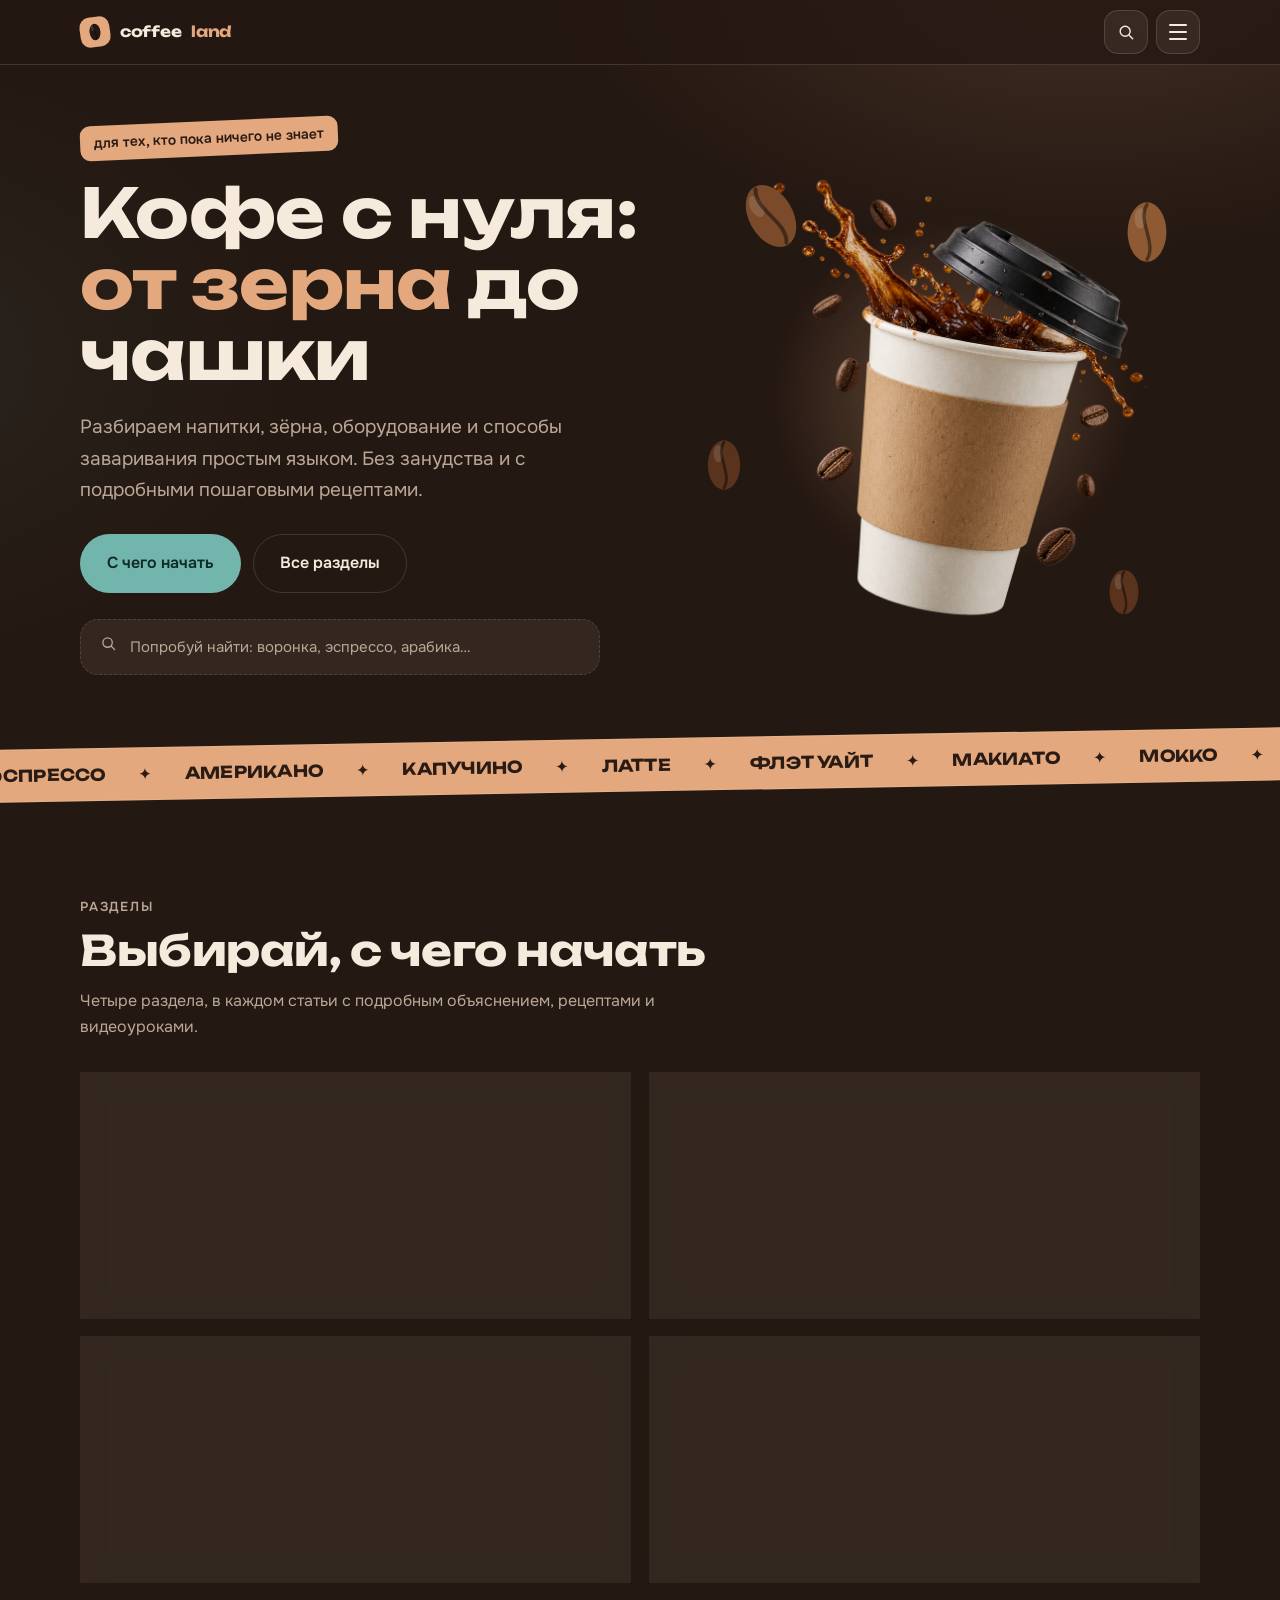
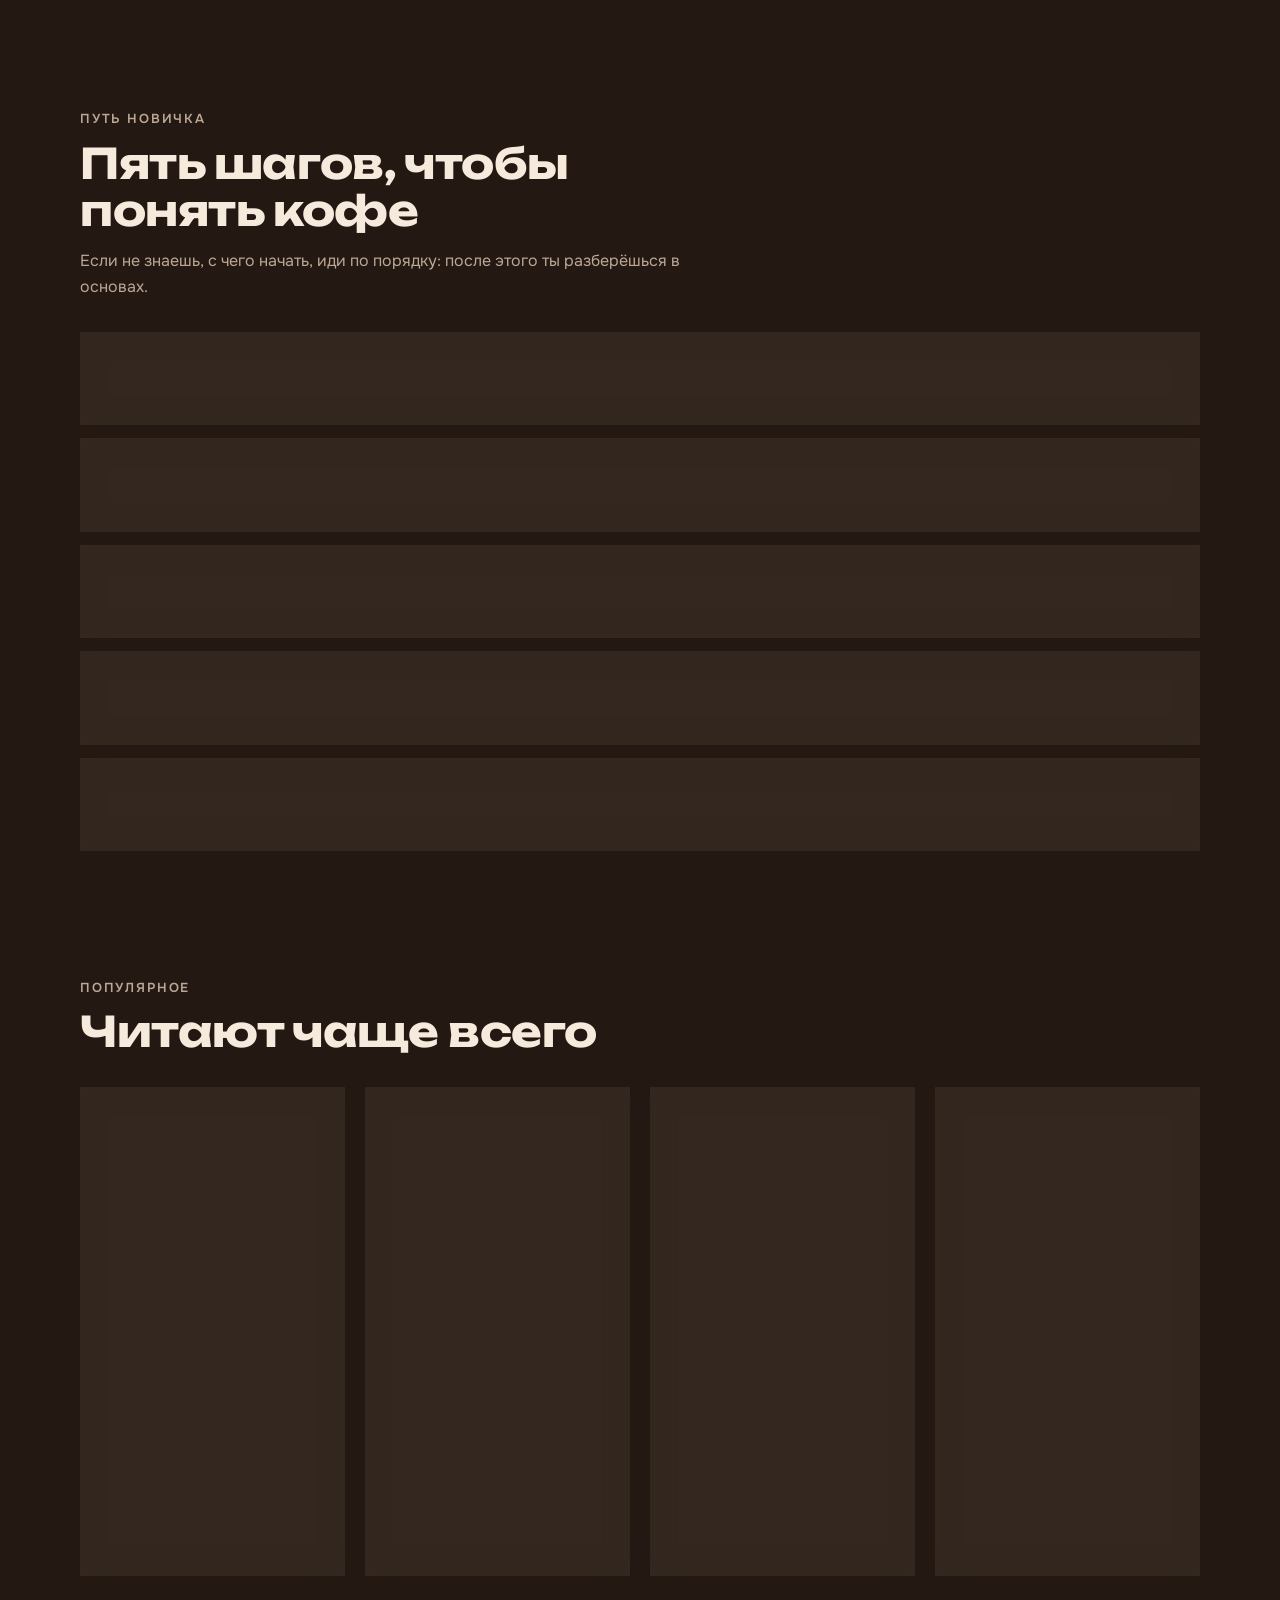
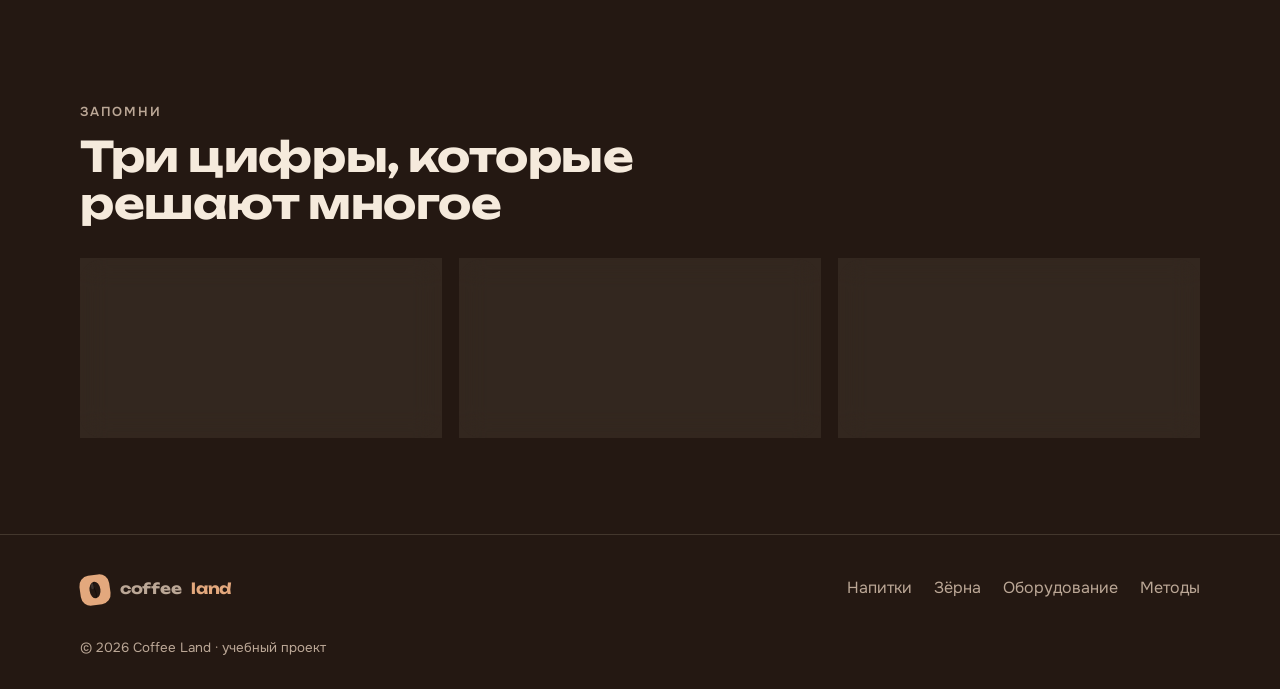
<file: index.html>
<!DOCTYPE html>
<html lang="ru">
<head>
  <meta charset="UTF-8">
  <meta name="viewport" content="width=device-width, initial-scale=1">
  <title>Coffee Land — всё про кофе с нуля</title>
  <meta name="description" content="Coffee Land: напитки, зёрна, оборудование и методы заваривания. Подробные статьи и видеоуроки для тех, кто ничего не знает о кофе.">
  <meta name="theme-color" content="#241812">
  <link rel="preconnect" href="https://fonts.googleapis.com">
  <link rel="preconnect" href="https://fonts.gstatic.com" crossorigin>
  <link href="https://fonts.googleapis.com/css2?family=Onest:wght@400;500;600&family=Unbounded:wght@500;700;900&display=swap" rel="stylesheet">
  <link rel="stylesheet" href="style.css">
</head>
<body data-page="home">
  <div id="site-header"></div>

  <main>
    <section class="hero wrap">
      <div class="hero-text">
        <span class="sticker">для тех, кто пока ничего не знает</span>
        <h1>Кофе с нуля: <em>от зерна</em> до чашки</h1>
        <p class="hero-lead">Разбираем напитки, зёрна, оборудование и способы заваривания простым языком. Без занудства и с подробными пошаговыми рецептами.</p>
        <div class="hero-actions">
          <a class="btn" href="#path">С чего начать</a>
          <a class="btn btn-ghost" href="#sections">Все разделы</a>
        </div>
        <button class="hero-search" type="button" data-open-search>
          <span id="hero-search-ic"></span>
          Попробуй найти: воронка, эспрессо, арабика…
        </button>
      </div>

      <div class="hero-visual" aria-hidden="true">
        <div class="hero-glow"></div>
        <img class="hero-img" src="img/hero.png" alt="" onerror="this.style.display='none'; this.nextElementSibling.hidden=false">
        <svg class="hero-cup" hidden viewBox="0 0 400 440" xmlns="http://www.w3.org/2000/svg">
          <path d="M150 40c-14 24 14 36 0 62M200 30c-14 28 14 40 0 70M250 40c-14 24 14 36 0 62" fill="none" stroke="#f2c9a4" stroke-width="5" stroke-linecap="round" opacity=".55"/>
          <path d="M96 128h208l-14-30H110z" fill="#2b1c15"/>
          <rect x="88" y="124" width="224" height="22" rx="8" fill="#3a271d"/>
          <path d="M104 146h192l-20 242q-1 18-19 18H143q-18 0-19-18z" fill="#efd9b8"/>
          <path d="M112 226h176l-8 112H120z" fill="#8a5a3a"/>
          <path d="M112 226h176l-1 16H113z" fill="#9c6845"/>
          <text x="200" y="293" text-anchor="middle" font-family="Unbounded, sans-serif" font-weight="900" font-size="26" fill="#2b1c15">CL</text>
          <circle cx="160" cy="180" r="3" fill="#b88a5a"/><circle cx="238" cy="172" r="2.5" fill="#b88a5a"/><circle cx="212" cy="196" r="3.5" fill="#b88a5a"/>
          <circle cx="150" cy="370" r="3" fill="#b88a5a"/><circle cx="240" cy="378" r="3" fill="#b88a5a"/>
        </svg>
        <span class="fbean fb1"><svg viewBox="0 0 40 56"><use href="#bean"/></svg></span>
        <span class="fbean fb2"><svg viewBox="0 0 40 56"><use href="#bean"/></svg></span>
        <span class="fbean fb3"><svg viewBox="0 0 40 56"><use href="#bean"/></svg></span>
        <span class="fbean fb4"><svg viewBox="0 0 40 56"><use href="#bean"/></svg></span>
      </div>
    </section>

    <div class="marquee-clip" aria-hidden="true"><div class="marquee"><div class="marquee-track" id="marquee"></div></div></div>

    <section class="wrap section" id="sections">
      <div class="sec-head reveal">
        <p class="eyebrow">Разделы</p>
        <h2>Выбирай, с чего начать</h2>
        <p>Четыре раздела, в каждом статьи с подробным объяснением, рецептами и видеоуроками.</p>
      </div>
      <div class="cats" id="cats"></div>
    </section>

    <section class="wrap section" id="path">
      <div class="sec-head reveal">
        <p class="eyebrow">Путь новичка</p>
        <h2>Пять шагов, чтобы понять кофе</h2>
        <p>Если не знаешь, с чего начать, иди по порядку: после этого ты разберёшься в основах.</p>
      </div>
      <div class="path" id="path-list"></div>
    </section>

    <section class="wrap section">
      <div class="sec-head reveal">
        <p class="eyebrow">Популярное</p>
        <h2>Читают чаще всего</h2>
      </div>
      <div class="grid" id="popular"></div>
    </section>

    <section class="wrap section">
      <div class="sec-head reveal">
        <p class="eyebrow">Запомни</p>
        <h2>Три цифры, которые решают многое</h2>
      </div>
      <div class="facts">
        <div class="fact glass reveal"><b>92–96 °C</b><span>оптимальная температура воды для большинства фильтр-методов</span></div>
        <div class="fact glass reveal"><b>1:16</b><span>пропорция кофе и воды для воронки: 15 г кофе на 240 г воды</span></div>
        <div class="fact glass reveal"><b>25–30 с</b><span>время приготовления одной порции эспрессо</span></div>
      </div>
    </section>
  </main>

  <div id="site-footer"></div>
  <script src="data.js"></script>
  <script src="app.js"></script>
</body>
</html>
</file>
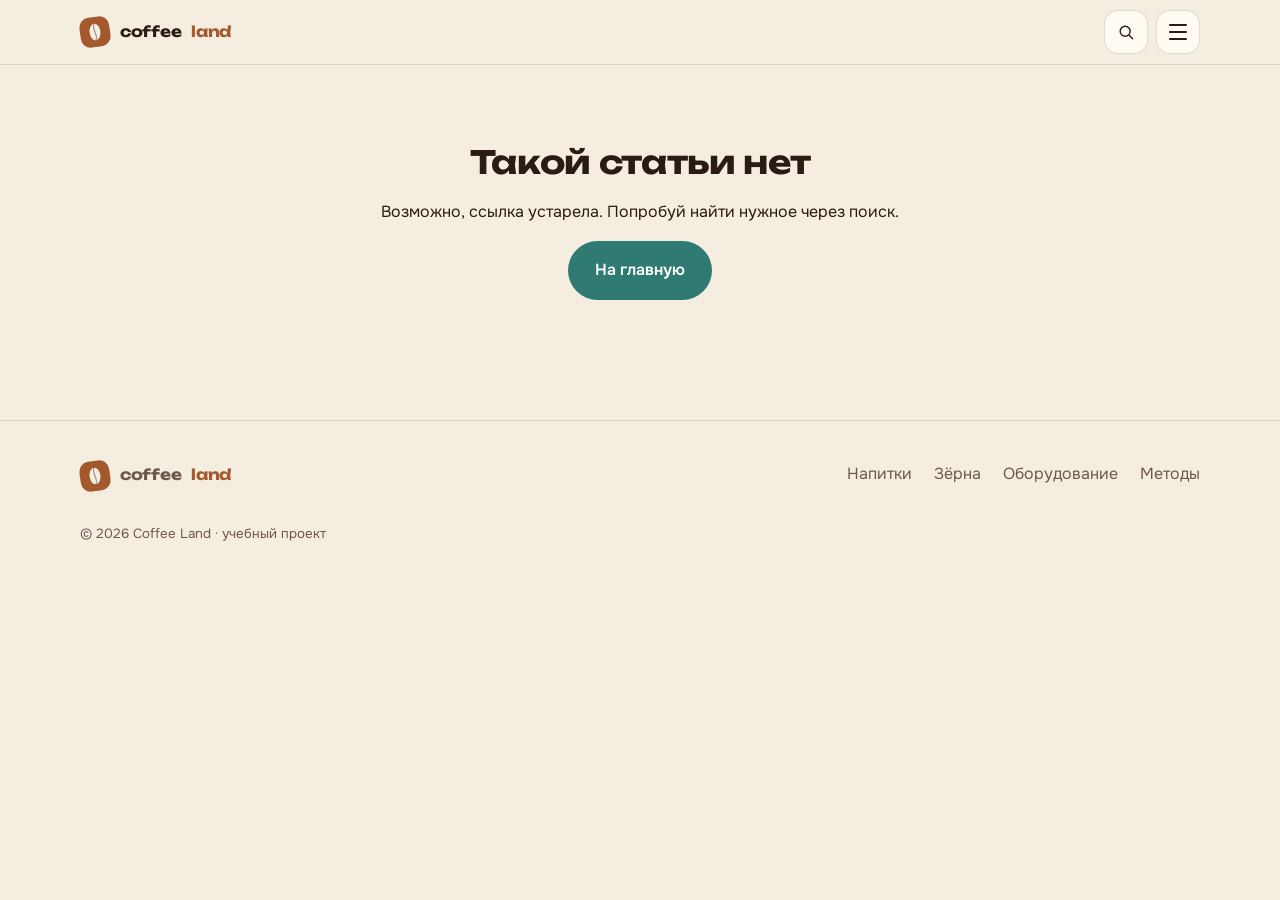
<file: article.html>
<!DOCTYPE html>
<html lang="ru">
<head>
  <meta charset="UTF-8">
  <meta name="viewport" content="width=device-width, initial-scale=1">
  <title>Статья — Coffee Land</title>
  <meta name="description" content="Подробная статья о кофе на сайте Coffee Land.">
  <meta name="theme-color" content="#f6ede1">
  <link rel="preconnect" href="https://fonts.googleapis.com">
  <link rel="preconnect" href="https://fonts.gstatic.com" crossorigin>
  <link href="https://fonts.googleapis.com/css2?family=Onest:wght@400;500;600&family=Unbounded:wght@500;700;900&display=swap" rel="stylesheet">
  <link rel="stylesheet" href="style.css">
</head>
<body class="theme-light" data-page="article">
  <div id="site-header"></div>
  <main class="wrap" id="article"></main>
  <div id="site-footer"></div>
  <script src="data.js"></script>
  <script src="app.js"></script>
</body>
</html>
</file>
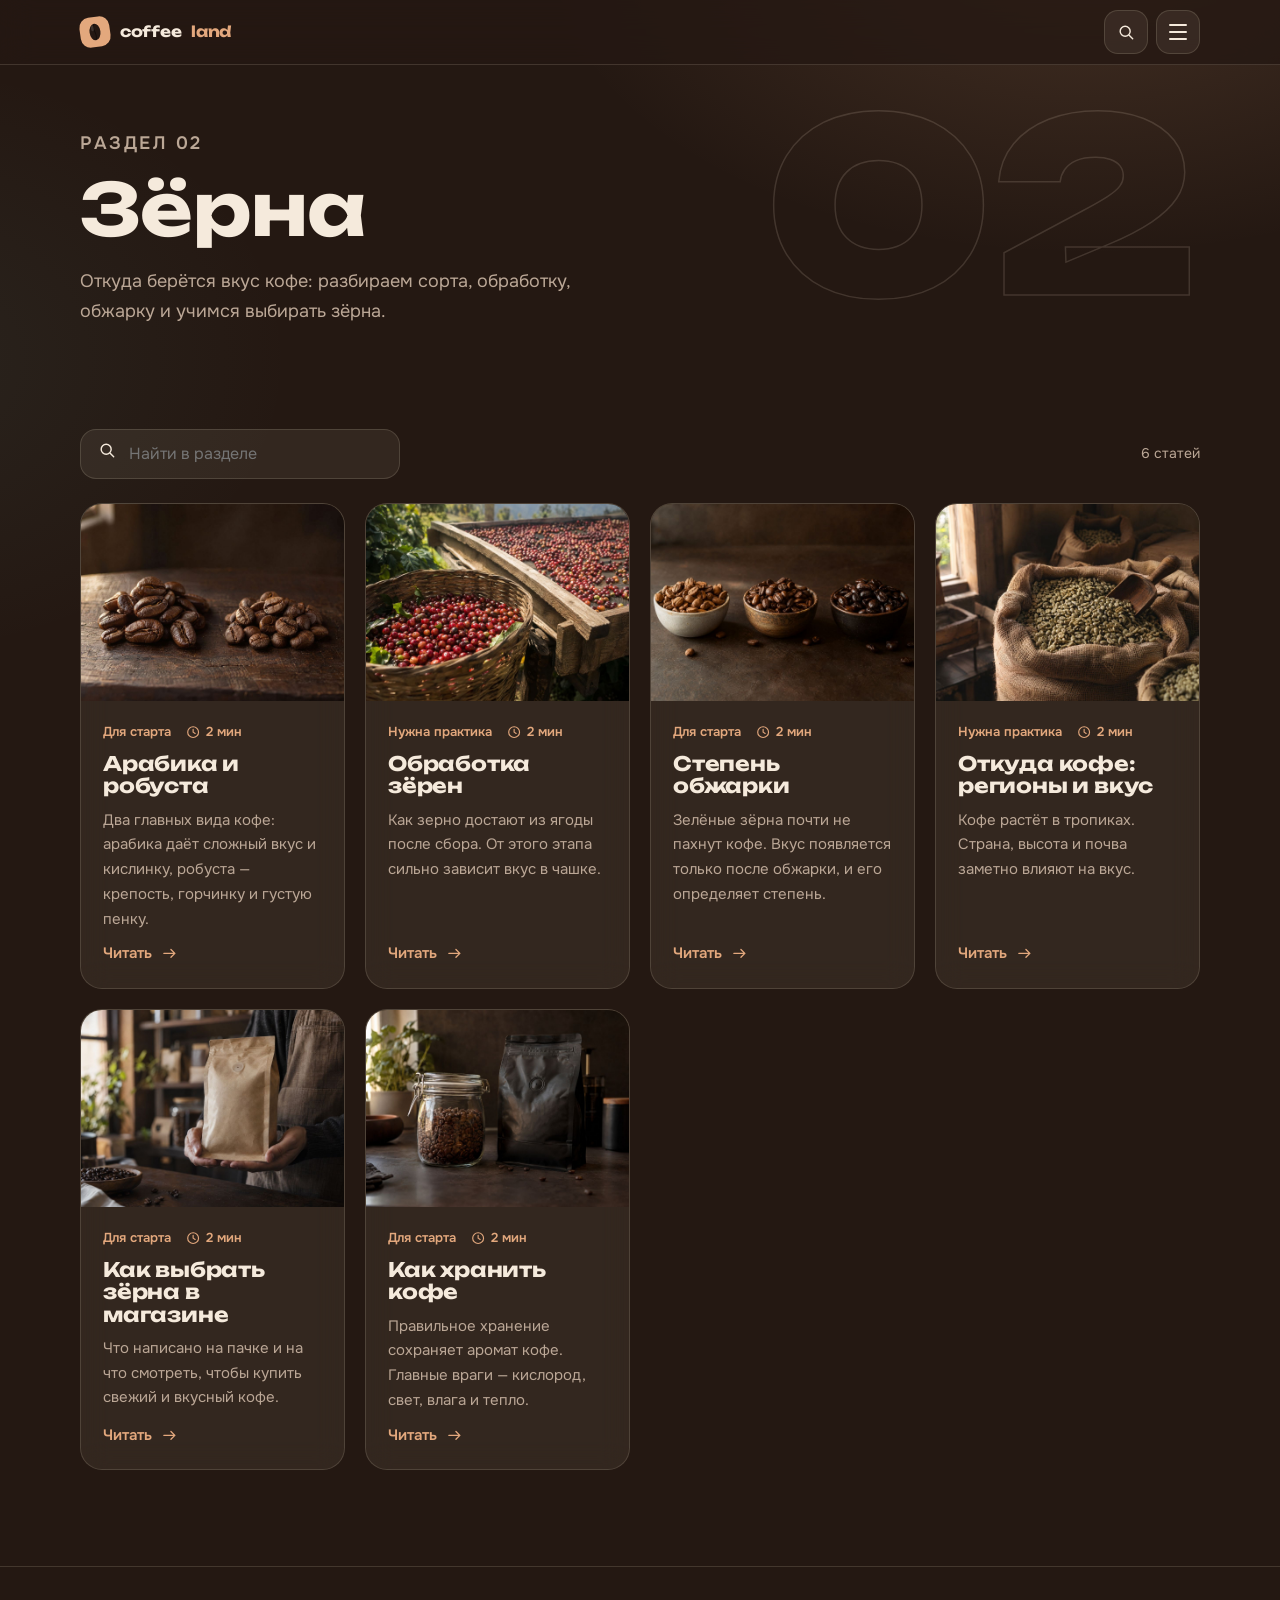
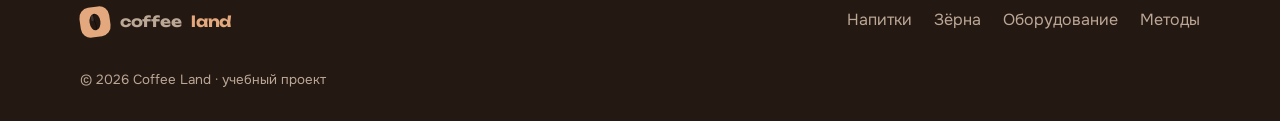
<file: beans.html>
<!DOCTYPE html>
<html lang="ru">
<head>
  <meta charset="UTF-8">
  <meta name="viewport" content="width=device-width, initial-scale=1">
  <title>Зёрна — Coffee Land</title>
  <meta name="description" content="Арабика и робуста, обработка, обжарка, регионы, выбор и хранение кофейных зёрен.">
  <meta name="theme-color" content="#241812">
  <link rel="preconnect" href="https://fonts.googleapis.com">
  <link rel="preconnect" href="https://fonts.gstatic.com" crossorigin>
  <link href="https://fonts.googleapis.com/css2?family=Onest:wght@400;500;600&family=Unbounded:wght@500;700;900&display=swap" rel="stylesheet">
  <link rel="stylesheet" href="style.css">
</head>
<body data-page="category" data-cat="beans">
  <div id="site-header"></div>
  <main>
    <section class="cat-hero wrap" id="cat-hero"></section>
    <section class="wrap section">
      <div class="toolbar">
        <label class="filter"><span id="filter-ic"></span><span class="sr-only">Поиск в разделе</span><input id="filter" type="search" placeholder="Найти в разделе" autocomplete="off"></label>
        <span class="count" id="count"></span>
      </div>
      <div class="grid" id="grid"></div>
      <p class="none" id="none" hidden>В этом разделе ничего не нашлось. Попробуй другое слово или воспользуйся общим поиском.</p>
    </section>
  </main>
  <div id="site-footer"></div>
  <script src="data.js"></script>
  <script src="app.js"></script>
</body>
</html>
</file>
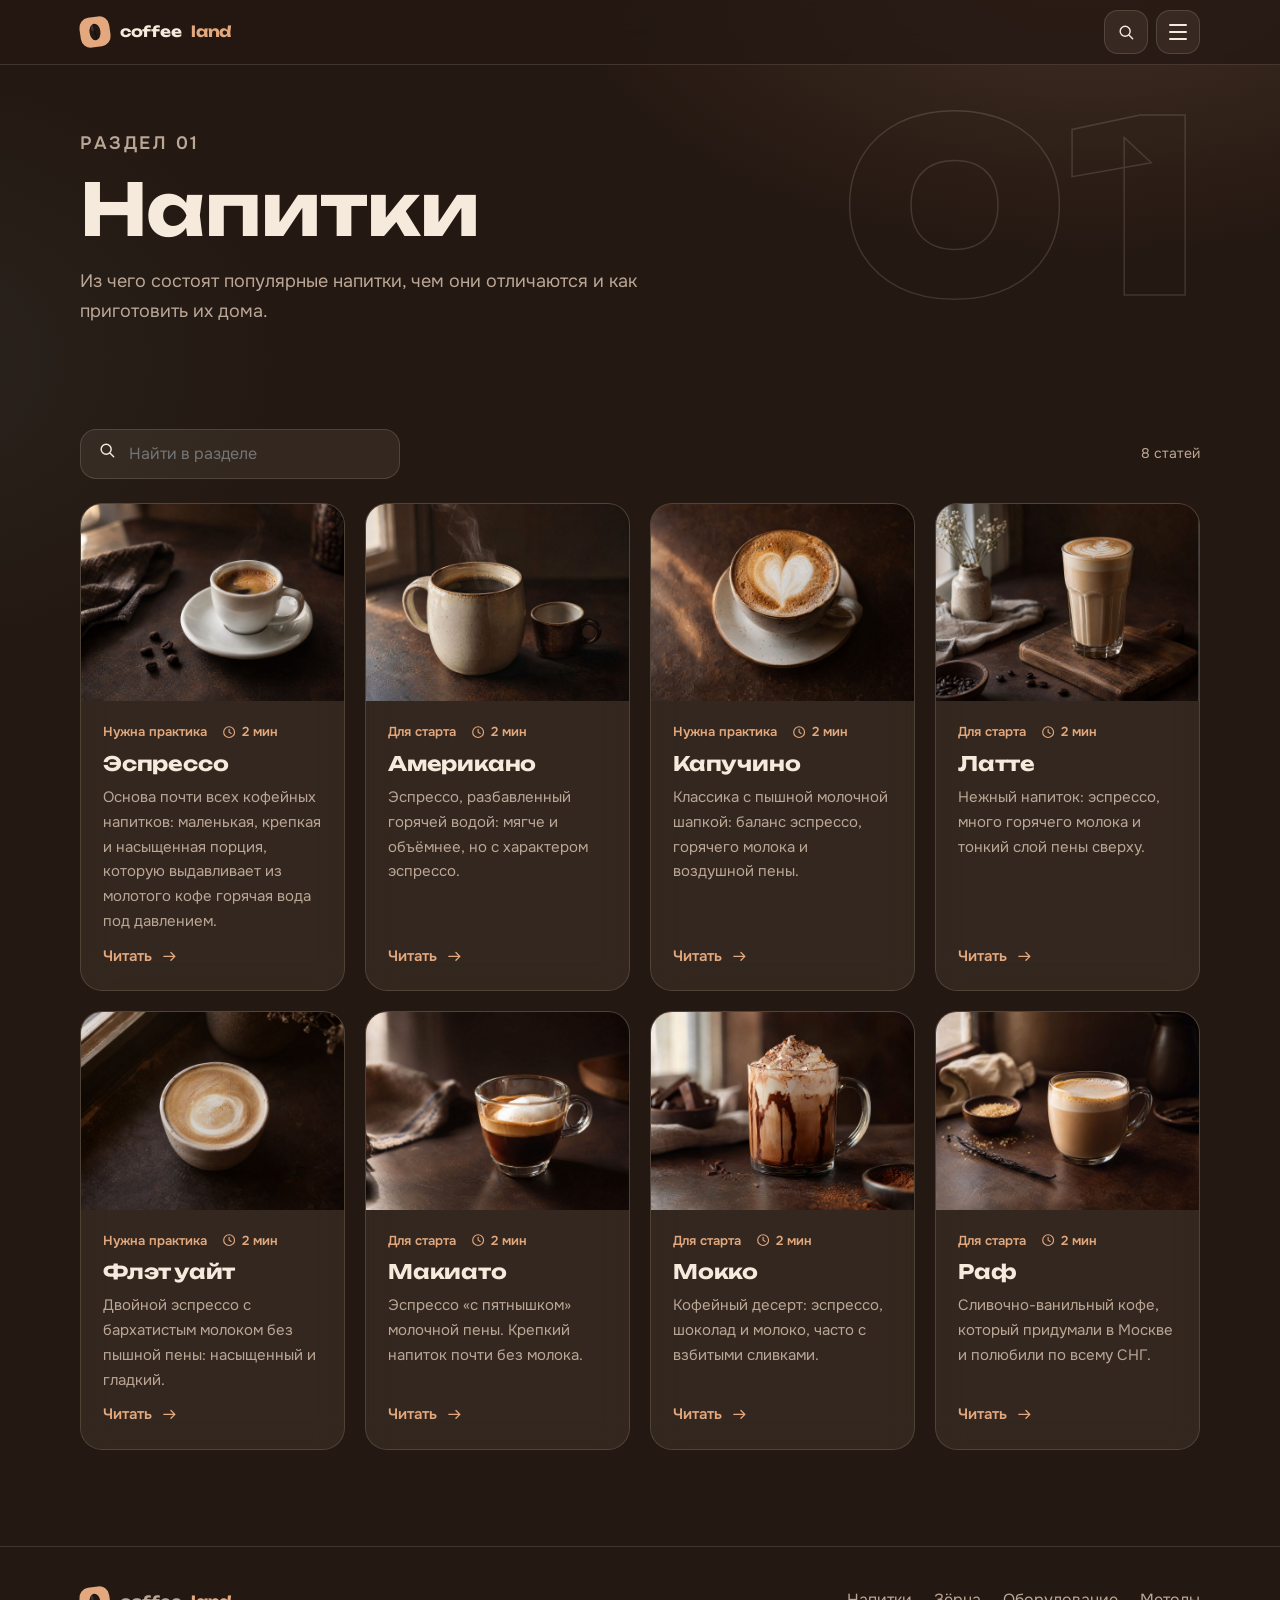
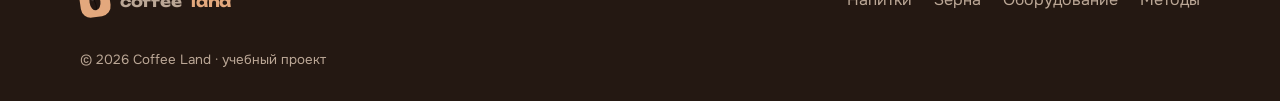
<file: drinks.html>
<!DOCTYPE html>
<html lang="ru">
<head>
  <meta charset="UTF-8">
  <meta name="viewport" content="width=device-width, initial-scale=1">
  <title>Напитки — Coffee Land</title>
  <meta name="description" content="Эспрессо, американо, капучино, латте и другие кофейные напитки: состав, рецепты и отличия.">
  <meta name="theme-color" content="#241812">
  <link rel="preconnect" href="https://fonts.googleapis.com">
  <link rel="preconnect" href="https://fonts.gstatic.com" crossorigin>
  <link href="https://fonts.googleapis.com/css2?family=Onest:wght@400;500;600&family=Unbounded:wght@500;700;900&display=swap" rel="stylesheet">
  <link rel="stylesheet" href="style.css">
</head>
<body data-page="category" data-cat="drinks">
  <div id="site-header"></div>
  <main>
    <section class="cat-hero wrap" id="cat-hero"></section>
    <section class="wrap section">
      <div class="toolbar">
        <label class="filter"><span id="filter-ic"></span><span class="sr-only">Поиск в разделе</span><input id="filter" type="search" placeholder="Найти в разделе" autocomplete="off"></label>
        <span class="count" id="count"></span>
      </div>
      <div class="grid" id="grid"></div>
      <p class="none" id="none" hidden>В этом разделе ничего не нашлось. Попробуй другое слово или воспользуйся общим поиском.</p>
    </section>
  </main>
  <div id="site-footer"></div>
  <script src="data.js"></script>
  <script src="app.js"></script>
</body>
</html>
</file>
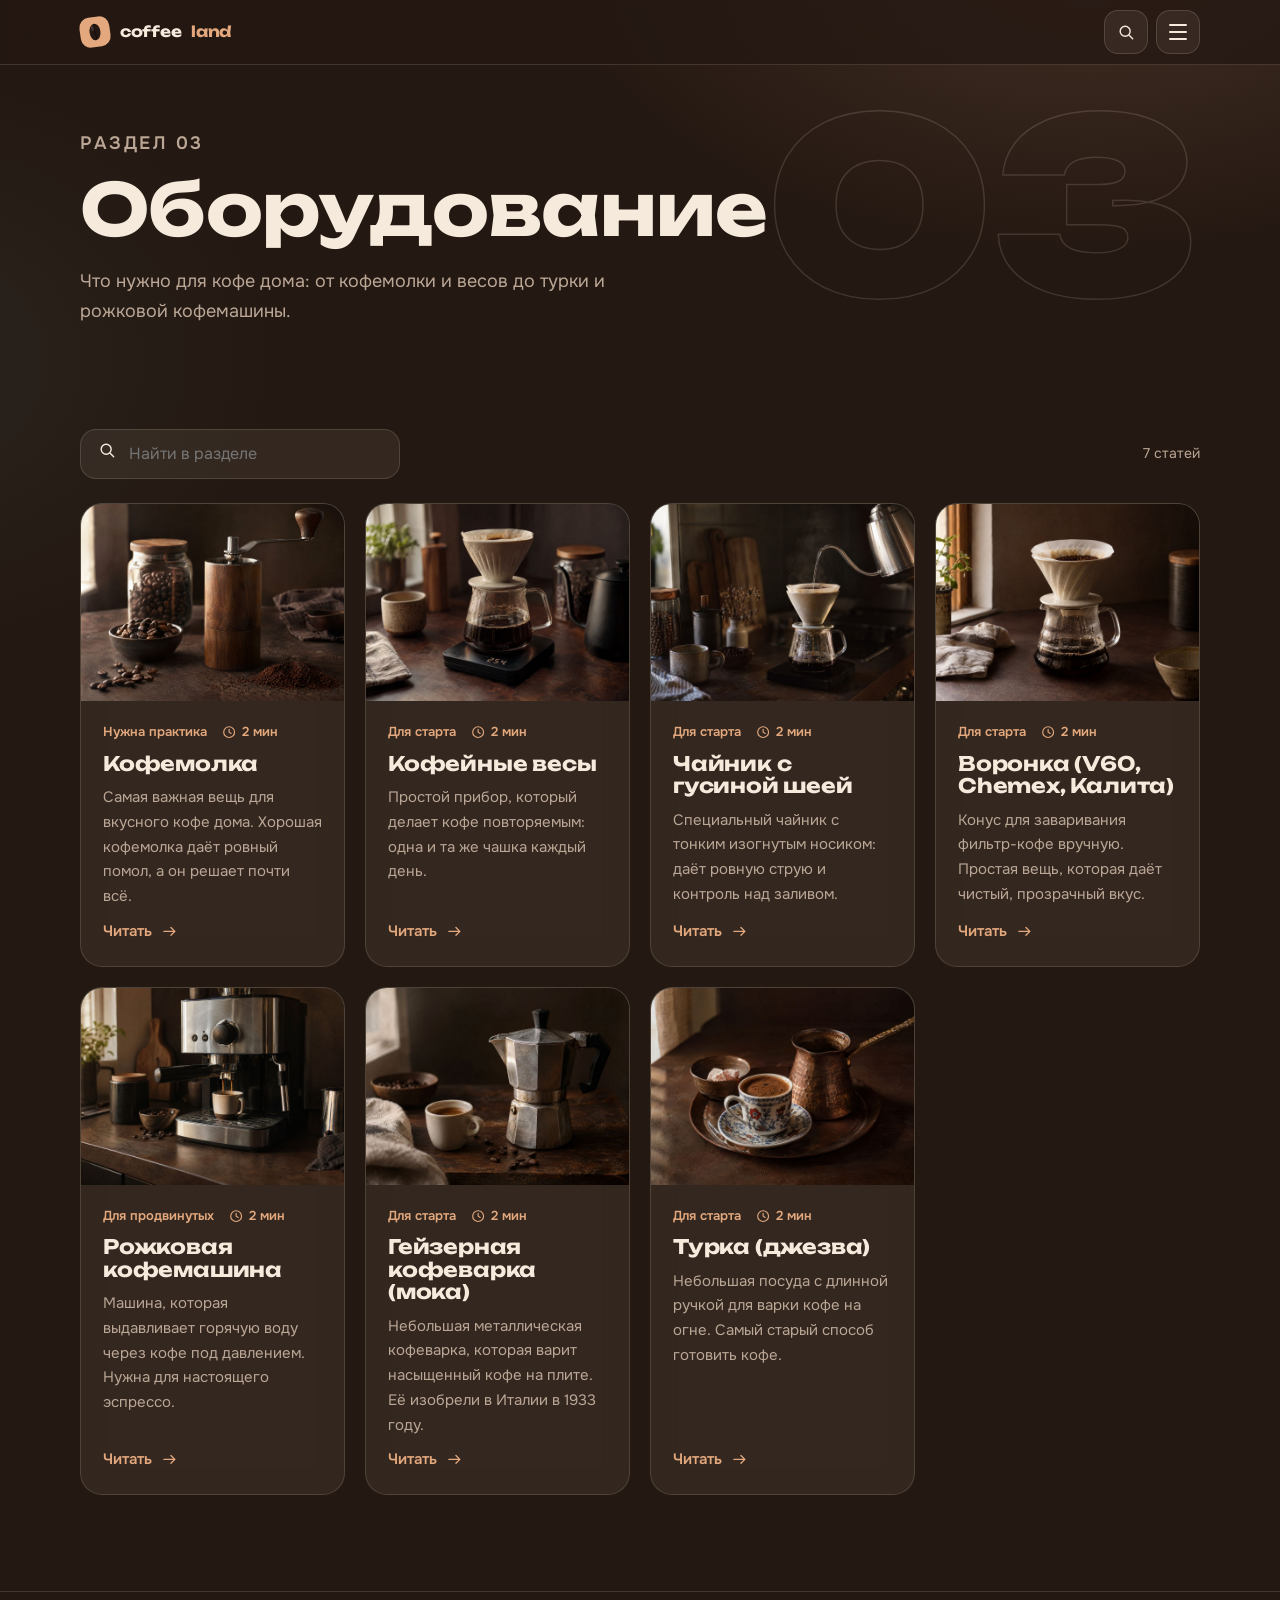
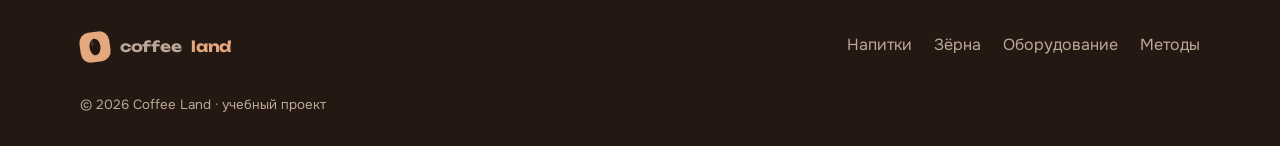
<file: equipment.html>
<!DOCTYPE html>
<html lang="ru">
<head>
  <meta charset="UTF-8">
  <meta name="viewport" content="width=device-width, initial-scale=1">
  <title>Оборудование — Coffee Land</title>
  <meta name="description" content="Кофемолки, воронки, весы, кофемашины, турки и гейзерные кофеварки: что нужно для кофе дома.">
  <meta name="theme-color" content="#241812">
  <link rel="preconnect" href="https://fonts.googleapis.com">
  <link rel="preconnect" href="https://fonts.gstatic.com" crossorigin>
  <link href="https://fonts.googleapis.com/css2?family=Onest:wght@400;500;600&family=Unbounded:wght@500;700;900&display=swap" rel="stylesheet">
  <link rel="stylesheet" href="style.css">
</head>
<body data-page="category" data-cat="equipment">
  <div id="site-header"></div>
  <main>
    <section class="cat-hero wrap" id="cat-hero"></section>
    <section class="wrap section">
      <div class="toolbar">
        <label class="filter"><span id="filter-ic"></span><span class="sr-only">Поиск в разделе</span><input id="filter" type="search" placeholder="Найти в разделе" autocomplete="off"></label>
        <span class="count" id="count"></span>
      </div>
      <div class="grid" id="grid"></div>
      <p class="none" id="none" hidden>В этом разделе ничего не нашлось. Попробуй другое слово или воспользуйся общим поиском.</p>
    </section>
  </main>
  <div id="site-footer"></div>
  <script src="data.js"></script>
  <script src="app.js"></script>
</body>
</html>
</file>
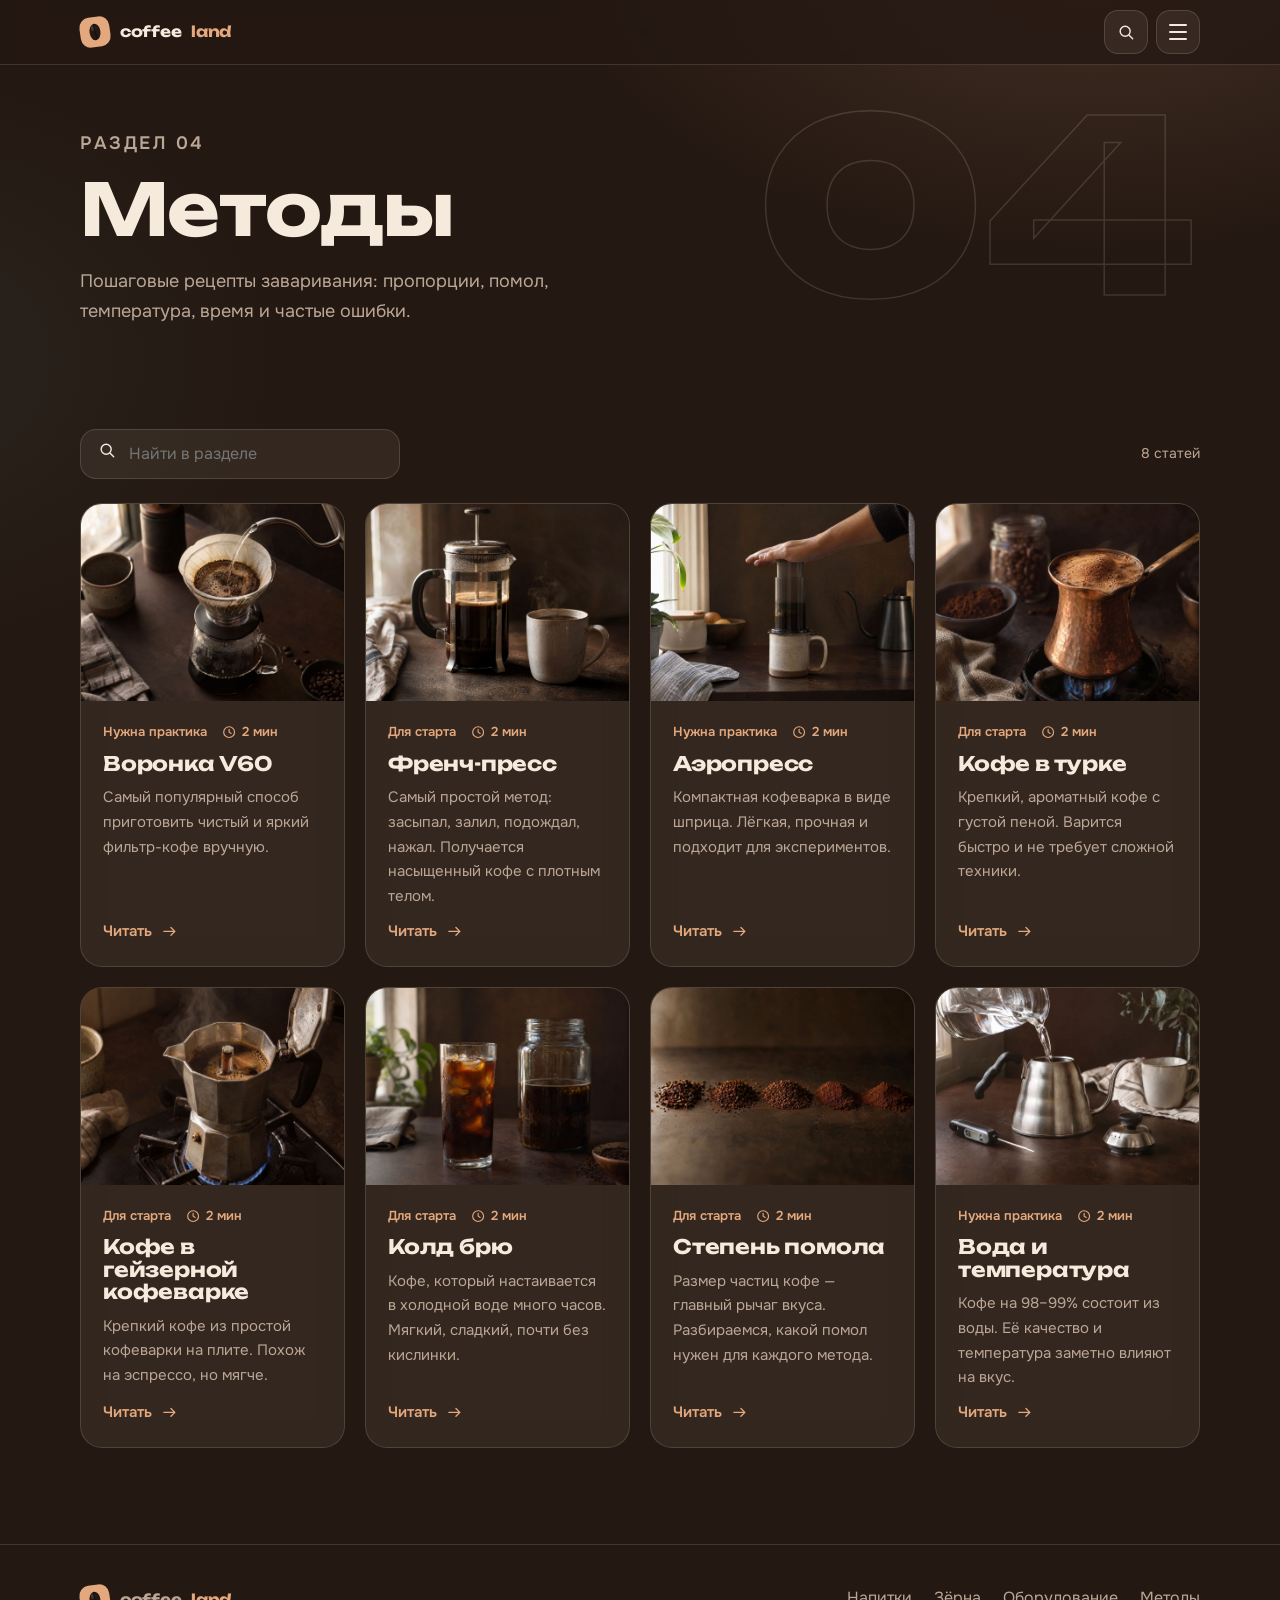
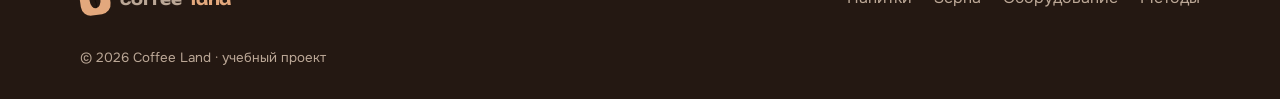
<file: methods.html>
<!DOCTYPE html>
<html lang="ru">
<head>
  <meta charset="UTF-8">
  <meta name="viewport" content="width=device-width, initial-scale=1">
  <title>Методы — Coffee Land</title>
  <meta name="description" content="Воронка V60, френч-пресс, аэропресс, турка, мока и колд брю: пошаговые рецепты заваривания кофе.">
  <meta name="theme-color" content="#241812">
  <link rel="preconnect" href="https://fonts.googleapis.com">
  <link rel="preconnect" href="https://fonts.gstatic.com" crossorigin>
  <link href="https://fonts.googleapis.com/css2?family=Onest:wght@400;500;600&family=Unbounded:wght@500;700;900&display=swap" rel="stylesheet">
  <link rel="stylesheet" href="style.css">
</head>
<body data-page="category" data-cat="methods">
  <div id="site-header"></div>
  <main>
    <section class="cat-hero wrap" id="cat-hero"></section>
    <section class="wrap section">
      <div class="toolbar">
        <label class="filter"><span id="filter-ic"></span><span class="sr-only">Поиск в разделе</span><input id="filter" type="search" placeholder="Найти в разделе" autocomplete="off"></label>
        <span class="count" id="count"></span>
      </div>
      <div class="grid" id="grid"></div>
      <p class="none" id="none" hidden>В этом разделе ничего не нашлось. Попробуй другое слово или воспользуйся общим поиском.</p>
    </section>
  </main>
  <div id="site-footer"></div>
  <script src="data.js"></script>
  <script src="app.js"></script>
</body>
</html>
</file>
<file: style.css>
:root {
  --bg: #241812;
  --bg2: #2e1f18;
  --surface: rgba(255, 236, 214, .07);
  --surface-2: rgba(255, 236, 214, .12);
  --line: rgba(255, 236, 214, .14);
  --text: #f5eadc;
  --muted: #bba796;
  --accent: #e3a87d;
  --accent-2: #f2c9a4;
  --teal: #72b5ac;
  --teal-hover: #8bc9c0;
  --on-teal: #0e2926;
  --head: "Unbounded", "Onest", system-ui, sans-serif;
  --body: "Onest", system-ui, -apple-system, "Segoe UI", Roboto, Arial, sans-serif;
  --r: 22px;
}

.theme-light {
  --bg: #f6ede1;
  --bg2: #efe2d1;
  --surface: #fffaf2;
  --surface-2: #f7ead9;
  --line: rgba(42, 27, 20, .14);
  --text: #2a1b14;
  --muted: #6d594c;
  --accent: #a4592d;
  --accent-2: #8a4620;
  --teal: #2f7a72;
  --teal-hover: #25665f;
  --on-teal: #ffffff;
}

* { box-sizing: border-box; }
html { scroll-behavior: smooth; scroll-padding-top: 84px; }
body {
  margin: 0; min-height: 100vh; color: var(--text); background: var(--bg);
  font-family: var(--body); font-size: 16px; line-height: 1.65;
  -webkit-font-smoothing: antialiased; overflow-x: hidden;
}
body:not(.theme-light) {
  background:
    radial-gradient(900px 500px at 85% -5%, rgba(227, 168, 125, .16), transparent 60%),
    radial-gradient(700px 500px at -10% 40%, rgba(114, 181, 172, .08), transparent 60%),
    var(--bg);
  background-attachment: fixed;
}
body.lock { overflow: hidden; }
img, svg { max-width: 100%; }
a { color: inherit; }
h1, h2, h3, h4 { font-family: var(--head); font-weight: 700; line-height: 1.12; margin: 0; letter-spacing: -.01em; }
p { margin: 0 0 1em; }
.wrap { width: 100%; max-width: 1160px; margin: 0 auto; padding: 0 20px; }
.sr-only { position: absolute; width: 1px; height: 1px; margin: -1px; padding: 0; overflow: hidden; clip: rect(0 0 0 0); border: 0; }
:focus-visible { outline: 2px solid var(--teal); outline-offset: 3px; border-radius: 6px; }

.ic { width: 1.25em; height: 1.25em; flex: none; }

/* ---------- Header ---------- */
.site-header {
  position: sticky; top: 0; z-index: 30;
  background: color-mix(in srgb, var(--bg) 78%, transparent);
  -webkit-backdrop-filter: blur(16px); backdrop-filter: blur(16px);
  border-bottom: 1px solid var(--line);
}
.bar { display: flex; align-items: center; justify-content: space-between; height: 64px; }
.logo { display: inline-flex; align-items: center; gap: 10px; text-decoration: none; font-family: var(--head); font-weight: 700; font-size: 15px; letter-spacing: -.02em; }
.logo b { color: var(--accent); font-weight: 700; }
.logo-mark { width: 30px; height: 30px; border-radius: 10px; background: var(--accent); color: var(--bg); display: grid; place-items: center; transform: rotate(-8deg); }
.logo-mark svg { width: 18px; height: 18px; }
.bar-actions { display: flex; gap: 8px; align-items: center; }
.icon-btn, .burger {
  width: 44px; height: 44px; border-radius: 14px; border: 1px solid var(--line);
  background: var(--surface); color: var(--text); display: grid; place-items: center; cursor: pointer;
  transition: background .2s, border-color .2s, transform .2s;
}
.icon-btn:hover, .burger:hover { background: var(--surface-2); border-color: var(--accent); }
.icon-btn:active, .burger:active { transform: scale(.95); }
.icon-btn .ic { width: 20px; height: 20px; }
.burger { gap: 0; align-content: center; padding: 0 12px; }
.burger span { display: block; height: 2px; width: 100%; background: currentColor; border-radius: 2px; margin: 2.5px 0; transition: transform .3s, opacity .2s; }
.burger[aria-expanded="true"] span:nth-child(1) { transform: translateY(7px) rotate(45deg); }
.burger[aria-expanded="true"] span:nth-child(2) { opacity: 0; }
.burger[aria-expanded="true"] span:nth-child(3) { transform: translateY(-7px) rotate(-45deg); }

/* ---------- Overlays: menu + search ---------- */
.overlay {
  position: fixed; inset: 0; z-index: 25; padding-top: 64px;
  background: color-mix(in srgb, var(--bg) 96%, transparent);
  -webkit-backdrop-filter: blur(20px); backdrop-filter: blur(20px);
  visibility: hidden; opacity: 0; transform: translateY(-12px);
  transition: opacity .25s, transform .25s, visibility 0s .25s; overflow-y: auto;
}
.overlay.is-open { visibility: visible; opacity: 1; transform: none; transition: opacity .25s, transform .25s; }
.menu-list { list-style: none; margin: 0; padding: 20px 0 40px; }
.menu-list a {
  display: grid; grid-template-columns: 56px 1fr auto; align-items: center; gap: 14px;
  padding: 18px 0; border-bottom: 1px solid var(--line); text-decoration: none;
  transition: color .2s, padding .25s;
}
.menu-list a:hover { color: var(--accent); padding-left: 10px; }
.menu-num { font-family: var(--head); font-size: 14px; color: var(--accent); }
.menu-title { font-family: var(--head); font-weight: 700; font-size: clamp(24px, 6vw, 44px); line-height: 1.1; }
.menu-lead { display: block; font-family: var(--body); font-weight: 400; font-size: 14px; color: var(--muted); margin-top: 6px; }
.menu-count { font-size: 13px; color: var(--muted); white-space: nowrap; }
.menu-home { display: inline-flex; gap: 8px; align-items: center; color: var(--muted); text-decoration: none; padding-top: 8px; }
.menu-home:hover { color: var(--accent); }

.search-box { display: flex; align-items: center; gap: 12px; margin: 22px 0 14px; padding: 6px 8px 6px 18px; border: 1.5px solid var(--accent); border-radius: 20px; background: var(--surface); }
.search-box input { flex: 1; min-width: 0; background: none; border: 0; outline: none; color: var(--text); font: inherit; font-size: 18px; padding: 12px 0; }
.search-box input::placeholder { color: var(--muted); }
.search-box input::-webkit-search-cancel-button { display: none; }
.chips { display: flex; flex-wrap: wrap; gap: 8px; margin-bottom: 16px; }
.chip { border: 1px solid var(--line); background: var(--surface); color: var(--text); border-radius: 999px; padding: 7px 14px; font: inherit; font-size: 14px; cursor: pointer; transition: border-color .2s, background .2s; }
.chip:hover { border-color: var(--accent); background: var(--surface-2); }
.results { display: grid; gap: 10px; padding-bottom: 40px; }
.res { display: grid; gap: 4px; padding: 16px 18px; border-radius: 18px; border: 1px solid var(--line); background: var(--surface); text-decoration: none; transition: border-color .2s, transform .2s; }
.res:hover, .res:focus-visible { border-color: var(--accent); transform: translateX(4px); }
.res strong { font-family: var(--head); font-size: 16px; font-weight: 700; }
.res .tag { font-size: 12px; color: var(--accent); text-transform: uppercase; letter-spacing: .08em; }
.res .snip { font-size: 14px; color: var(--muted); }
.res mark { background: color-mix(in srgb, var(--accent) 35%, transparent); color: inherit; border-radius: 4px; padding: 0 2px; }
.res-empty { color: var(--muted); padding: 14px 4px; }

/* ---------- Buttons ---------- */
.btn {
  display: inline-flex; align-items: center; justify-content: center; gap: 10px;
  padding: 15px 26px; border-radius: 999px; border: 1.5px solid transparent;
  font: inherit; font-weight: 600; font-size: 16px; cursor: pointer; text-decoration: none;
  background: var(--teal); color: var(--on-teal);
  transition: background .2s, transform .2s, border-color .2s;
}
.btn:hover { background: var(--teal-hover); transform: translateY(-2px); }
.btn:active { transform: translateY(0) scale(.98); }
.btn-ghost { background: transparent; border-color: var(--line); color: var(--text); }
.btn-ghost:hover { background: var(--surface); border-color: var(--accent); }

/* ---------- Hero ---------- */
.hero { position: relative; display: grid; grid-template-columns: 1.1fr .9fr; gap: 20px; align-items: center; padding: 56px 20px 40px; min-height: 560px; }
.sticker { display: inline-block; transform: rotate(-2.5deg); background: var(--accent); color: #2a1b14; font-weight: 600; font-size: 14px; padding: 6px 14px; border-radius: 10px; margin-bottom: 22px; }
.hero h1 { font-size: clamp(34px, 6.6vw, 68px); line-height: 1.04; margin-bottom: 22px; }
.hero h1 em { font-style: normal; color: var(--accent); }
.hero-lead { font-size: clamp(16px, 2.2vw, 19px); color: var(--muted); max-width: 520px; margin-bottom: 28px; }
.hero-actions { display: flex; flex-wrap: wrap; gap: 12px; }
.hero-search {
  display: flex; align-items: center; gap: 12px; width: 100%; max-width: 520px; margin-top: 26px;
  padding: 14px 18px; border-radius: 18px; border: 1px dashed var(--line); background: var(--surface);
  color: var(--muted); font: inherit; font-size: 15px; text-align: left; cursor: pointer; transition: border-color .2s, color .2s;
}
.hero-search:hover { border-color: var(--accent); color: var(--text); }
.hero-visual { position: relative; display: grid; place-items: center; min-height: 340px; }
.hero-visual img.hero-img { width: 100%; max-height: 520px; object-fit: contain; position: relative; z-index: 2; }
.hero-glow { position: absolute; width: 80%; aspect-ratio: 1; border-radius: 50%; background: radial-gradient(circle, rgba(227, 168, 125, .35), transparent 65%); filter: blur(10px); }
.hero-cup[hidden] { display: none; }
.hero-cup { position: relative; z-index: 2; width: min(100%, 380px); animation: bob 6s ease-in-out infinite; }
.fbean { position: absolute; z-index: 3; color: #7a4a2a; animation: float 7s ease-in-out infinite; }
.fbean svg { width: 100%; height: 100%; }
.fb1 { width: 52px; height: 72px; top: 6%; left: 8%; transform: rotate(-30deg); }
.fb2 { width: 38px; height: 54px; top: 58%; left: 0; color: #5a331d; animation-delay: -2s; }
.fb3 { width: 46px; height: 64px; top: 10%; right: 6%; color: #8d5a33; animation-delay: -4s; }
.fb4 { width: 34px; height: 48px; bottom: 6%; right: 12%; color: #5a331d; animation-delay: -1s; }
@keyframes float { 0%, 100% { translate: 0 0; rotate: 0deg; } 50% { translate: 0 -16px; rotate: 14deg; } }
@keyframes bob { 0%, 100% { transform: translateY(0) rotate(-2deg); } 50% { transform: translateY(-10px) rotate(1deg); } }

/* ---------- Marquee ---------- */
.marquee-clip { overflow: hidden; padding: 14px 0; margin: 10px 0 20px; }
.marquee { overflow: hidden; border-block: 1px solid var(--line); background: var(--accent); color: #2a1b14; padding: 12px 0; transform: rotate(-1deg) scale(1.02); }
.marquee-track { display: flex; gap: 32px; width: max-content; animation: scroll 32s linear infinite; font-family: var(--head); font-weight: 700; font-size: 16px; text-transform: uppercase; white-space: nowrap; }
.marquee-track span::after { content: "✦"; margin-left: 32px; }
@keyframes scroll { to { transform: translateX(-50%); } }

/* ---------- Sections ---------- */
.section { padding: 56px 20px; }
.sec-head { max-width: 640px; margin-bottom: 32px; }
.eyebrow { font-size: 13px; letter-spacing: .14em; text-transform: uppercase; color: var(--accent); margin-bottom: 10px; font-weight: 600; }
.sec-head h2 { font-size: clamp(26px, 4.4vw, 42px); }
.sec-head p { color: var(--muted); margin-top: 14px; }

.glass { background: var(--surface); border: 1px solid var(--line); border-radius: var(--r); -webkit-backdrop-filter: blur(14px); backdrop-filter: blur(14px); }

.cats { display: grid; grid-template-columns: repeat(2, 1fr); gap: 18px; }
.cat-card { position: relative; overflow: hidden; display: flex; flex-direction: column; gap: 10px; padding: 28px; min-height: 230px; text-decoration: none; transition: transform .25s, border-color .25s, background .25s; }
.cat-card:hover { transform: translateY(-6px); border-color: var(--accent); background: var(--surface-2); }
.cat-card .big-num { position: absolute; right: 14px; top: -6px; font-family: var(--head); font-weight: 900; font-size: 120px; line-height: 1; color: transparent; -webkit-text-stroke: 1.5px var(--line); transition: -webkit-text-stroke-color .25s; }
.cat-card:hover .big-num { -webkit-text-stroke-color: var(--accent); }
.cat-card .cat-ic { width: 48px; height: 48px; color: var(--accent); }
.cat-card h3 { font-size: 26px; margin-top: auto; }
.cat-card p { color: var(--muted); margin: 0; font-size: 15px; }
.cat-card .cat-foot { display: flex; align-items: center; justify-content: space-between; margin-top: 8px; font-size: 14px; color: var(--accent); font-weight: 600; }

.path { counter-reset: step; display: grid; gap: 14px; }
.path a { display: grid; grid-template-columns: 64px 1fr auto; gap: 16px; align-items: center; padding: 18px 22px; text-decoration: none; transition: transform .25s, border-color .25s; }
.path a:hover { transform: translateX(8px); border-color: var(--accent); }
.path a::before { counter-increment: step; content: counter(step, decimal-leading-zero); font-family: var(--head); font-weight: 900; font-size: 30px; color: var(--accent); }
.path strong { font-family: var(--head); font-size: 17px; display: block; }
.path small { color: var(--muted); font-size: 14px; }

.facts { display: grid; grid-template-columns: repeat(3, 1fr); gap: 18px; }
.fact { padding: 26px; }
.fact b { display: block; font-family: var(--head); font-size: clamp(28px, 4vw, 40px); color: var(--accent); margin-bottom: 6px; }
.fact span { color: var(--muted); font-size: 15px; }

/* ---------- Cards grid ---------- */
.grid { display: grid; grid-template-columns: repeat(auto-fill, minmax(260px, 1fr)); gap: 20px; }
.card { display: flex; flex-direction: column; overflow: hidden; text-decoration: none; transition: transform .25s, border-color .25s; }
.card:hover { transform: translateY(-6px); border-color: var(--accent); }
.card-body { display: flex; flex-direction: column; gap: 10px; padding: 20px 22px 22px; flex: 1; }
.card h3 { font-size: 20px; }
.card p { color: var(--muted); font-size: 15px; margin: 0; flex: 1; }
.meta { display: flex; gap: 14px; font-size: 13px; color: var(--accent); font-weight: 600; }
.meta span { display: inline-flex; align-items: center; gap: 5px; }
.more { display: inline-flex; align-items: center; gap: 8px; font-weight: 600; color: var(--accent); font-size: 15px; }
.more .ic { transition: transform .2s; }
.card:hover .more .ic { transform: translateX(5px); }

/* ---------- Photo placeholder ---------- */
.ph { position: relative; aspect-ratio: 4 / 3; overflow: hidden; display: grid; place-items: center; align-content: center; gap: 8px; color: rgba(255, 255, 255, .55);
  background: repeating-linear-gradient(135deg, rgba(255,255,255,.05) 0 12px, transparent 12px 24px), linear-gradient(135deg, var(--ph1, #4a2f22), var(--ph2, #2a1b14)); }
.ph-drinks { --ph1: #6b3f2a; --ph2: #3a2218; }
.ph-beans { --ph1: #4a3a22; --ph2: #261d12; }
.ph-equipment { --ph1: #2f4a47; --ph2: #172625; }
.ph-methods { --ph1: #5a3a2a; --ph2: #2a1d2a; }
.ph .ph-ic { width: 52px; height: 52px; }
.ph .ph-ic svg { width: 100%; height: 100%; }
.ph .ph-name { font-size: 12px; font-family: ui-monospace, Menlo, Consolas, monospace; opacity: .7; }
.ph img { position: absolute; inset: 0; width: 100%; height: 100%; object-fit: cover; }
.ph.wide { aspect-ratio: 16 / 9; border-radius: var(--r); }

/* ---------- Category page ---------- */
.cat-hero { position: relative; padding: 64px 20px 28px; }
.cat-hero .big-num { position: absolute; right: 20px; top: 20px; font-family: var(--head); font-weight: 900; font-size: clamp(90px, 22vw, 240px); line-height: 1; color: transparent; -webkit-text-stroke: 1.5px var(--line); pointer-events: none; }
.cat-hero h1 { font-size: clamp(34px, 7vw, 72px); margin-bottom: 18px; position: relative; }
.cat-hero p { color: var(--muted); max-width: 560px; font-size: 18px; position: relative; }
.toolbar { display: flex; flex-wrap: wrap; gap: 14px; align-items: center; justify-content: space-between; margin-bottom: 24px; }
.filter { display: flex; align-items: center; gap: 10px; padding: 10px 16px; border: 1px solid var(--line); border-radius: 16px; background: var(--surface); min-width: min(100%, 320px); }
.filter input { flex: 1; background: none; border: 0; outline: none; color: var(--text); font: inherit; min-width: 0; }
.count { color: var(--muted); font-size: 14px; }
.none { color: var(--muted); padding: 30px 0; }

/* ---------- Article ---------- */
.crumbs { display: flex; flex-wrap: wrap; gap: 8px; font-size: 14px; color: var(--muted); padding: 28px 0 10px; }
.crumbs a { text-decoration: none; } .crumbs a:hover { color: var(--accent); }
.article-head h1 { font-size: clamp(30px, 6vw, 56px); margin: 10px 0 18px; }
.article-head .lead { font-size: 20px; color: var(--muted); max-width: 720px; }
.chip-row { display: flex; flex-wrap: wrap; gap: 8px; margin: 18px 0 28px; }
.pill { display: inline-flex; align-items: center; gap: 6px; padding: 6px 14px; border-radius: 999px; border: 1px solid var(--line); background: var(--surface); font-size: 14px; }
.pill.cat { background: var(--accent); color: #fff; border-color: transparent; text-decoration: none; font-weight: 600; }
.cover { margin-bottom: 44px; }
.article-layout { display: grid; grid-template-columns: 220px minmax(0, 1fr); gap: 48px; padding-bottom: 40px; }
.toc { position: sticky; top: 90px; align-self: start; font-size: 14px; }
.toc b { display: block; font-family: var(--head); font-size: 13px; margin-bottom: 12px; text-transform: uppercase; letter-spacing: .1em; color: var(--accent); }
.toc a { display: block; padding: 7px 0 7px 14px; border-left: 2px solid var(--line); color: var(--muted); text-decoration: none; transition: color .2s, border-color .2s; }
.toc a:hover, .toc a.is-active { color: var(--text); border-color: var(--accent); }
.prose { max-width: 720px; }
.prose h2 { font-size: clamp(22px, 3vw, 30px); margin: 48px 0 18px; color: var(--text); }
.prose h2:first-child { margin-top: 0; }
.prose p, .prose li { font-size: 18px; }
.prose ul { padding-left: 1.2em; } .prose li { margin-bottom: .5em; } .prose li::marker { color: var(--accent); }
.prose ol { list-style: none; padding: 0; margin: 0 0 1em; counter-reset: s; display: grid; gap: 14px; }
.prose ol li { counter-increment: s; position: relative; padding: 16px 18px 16px 70px; margin: 0; background: var(--surface); border: 1px solid var(--line); border-radius: 18px; }
.prose ol li::before { content: counter(s); position: absolute; left: 18px; top: 50%; transform: translateY(-50%); width: 38px; height: 38px; border-radius: 12px; background: var(--accent); color: #fff; display: grid; place-items: center; font-family: var(--head); font-weight: 700; font-size: 16px; }
.facts-box { display: grid; grid-template-columns: repeat(auto-fit, minmax(190px, 1fr)); gap: 12px; padding: 22px; margin: 0 0 40px; border-radius: var(--r); background: var(--surface-2); border: 1px solid var(--line); }
.facts-box div { padding: 4px 6px; }
.facts-box dt { font-size: 12px; text-transform: uppercase; letter-spacing: .1em; color: var(--accent); font-weight: 600; margin-bottom: 4px; }
.facts-box dd { margin: 0; font-weight: 600; line-height: 1.4; }
.intro { font-size: 20px !important; line-height: 1.6; }
.mistakes { margin-top: 48px; padding: 24px 26px; border-radius: var(--r); border: 1px solid var(--line); border-left: 5px solid var(--accent); background: var(--surface); }
.mistakes h2 { margin: 0 0 14px !important; font-size: 22px !important; }
.mistakes ul { margin: 0; }
.video { position: relative; aspect-ratio: 16 / 9; border-radius: var(--r); overflow: hidden; background: #1a110d; margin: 0 0 8px; }
.video iframe { position: absolute; inset: 0; width: 100%; height: 100%; border: 0; }
.video-empty { display: grid; place-items: center; align-content: center; gap: 8px; text-align: center; color: #f5eadc; padding: 20px;
  background: repeating-linear-gradient(135deg, rgba(255,255,255,.05) 0 12px, transparent 12px 24px), #2a1b14; }
.video-empty .ic { width: 64px; height: 64px; color: var(--accent); }
.video-empty span { font-size: 14px; opacity: .7; }
.related h3 { font-size: 22px; margin-bottom: 18px; }
.pager-nav { display: grid; grid-template-columns: 1fr 1fr; gap: 14px; margin-top: 40px; }
.pager-nav a { display: grid; gap: 4px; padding: 18px 20px; text-decoration: none; transition: border-color .2s, transform .2s; }
.pager-nav a:hover { border-color: var(--accent); transform: translateY(-3px); }
.pager-nav small { color: var(--accent); font-weight: 600; }
.pager-nav strong { font-family: var(--head); font-size: 16px; }
.pager-nav .next { text-align: right; }
.not-found { padding: 80px 0; text-align: center; }
.not-found h1 { margin-bottom: 18px; }

/* ---------- Footer ---------- */
.site-footer { border-top: 1px solid var(--line); margin-top: 40px; padding: 40px 0 30px; color: var(--muted); }
.foot { display: flex; flex-wrap: wrap; gap: 24px; justify-content: space-between; align-items: flex-start; }
.foot nav { display: flex; flex-wrap: wrap; gap: 8px 22px; }
.foot a { text-decoration: none; } .foot a:hover { color: var(--accent); }
.foot small { display: block; width: 100%; margin-top: 8px; }

/* ---------- Reveal ---------- */
.reveal { opacity: 0; transform: translateY(24px); transition: opacity .6s ease, transform .6s ease; }
.reveal.in { opacity: 1; transform: none; }

/* ---------- Responsive ---------- */
@media (max-width: 900px) {
  .hero { grid-template-columns: 1fr; padding-top: 36px; min-height: 0; }
  .hero-visual { min-height: 300px; order: -1; }
  .hero-cup { width: min(70%, 280px); }
  .facts { grid-template-columns: 1fr; }
  .article-layout { grid-template-columns: 1fr; gap: 0; }
  .toc { display: none; }
}
@media (max-width: 640px) {
  body { font-size: 15.5px; }
  .cats { grid-template-columns: 1fr; }
  .cat-card { min-height: 200px; padding: 24px; }
  .section { padding: 40px 20px; }
  .path a { grid-template-columns: 48px 1fr; }
  .path a > .ic { display: none; }
  .path a::before { font-size: 24px; }
  .menu-list a { grid-template-columns: 40px 1fr; }
  .menu-count { display: none; }
  .prose p, .prose li { font-size: 17px; }
  .prose ol li { padding-left: 62px; }
  .pager-nav { grid-template-columns: 1fr; }
  .pager-nav .next { text-align: left; }
  .hero-actions .btn { flex: 1 1 100%; }
}
@media (prefers-reduced-motion: reduce) {
  html { scroll-behavior: auto; }
  *, *::before, *::after { animation: none !important; transition: none !important; }
  .reveal { opacity: 1; transform: none; }
}
</file>
